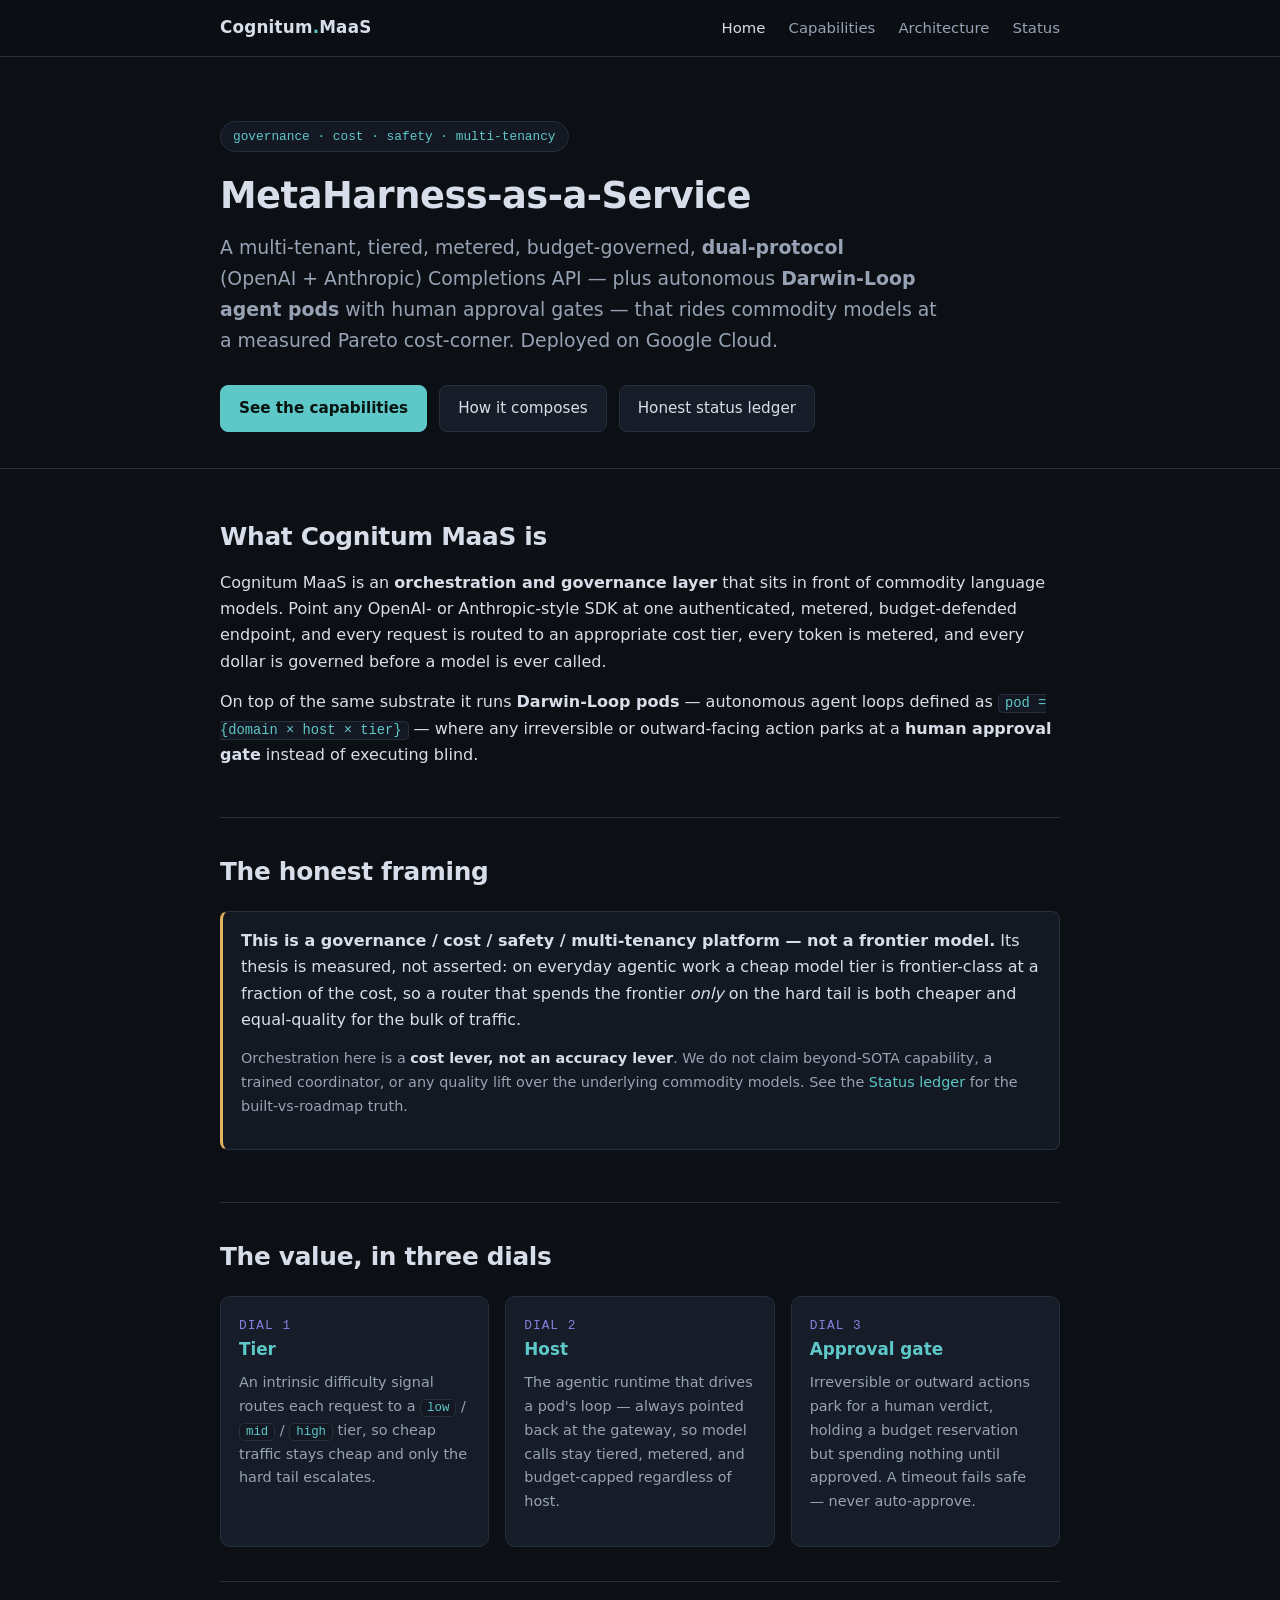
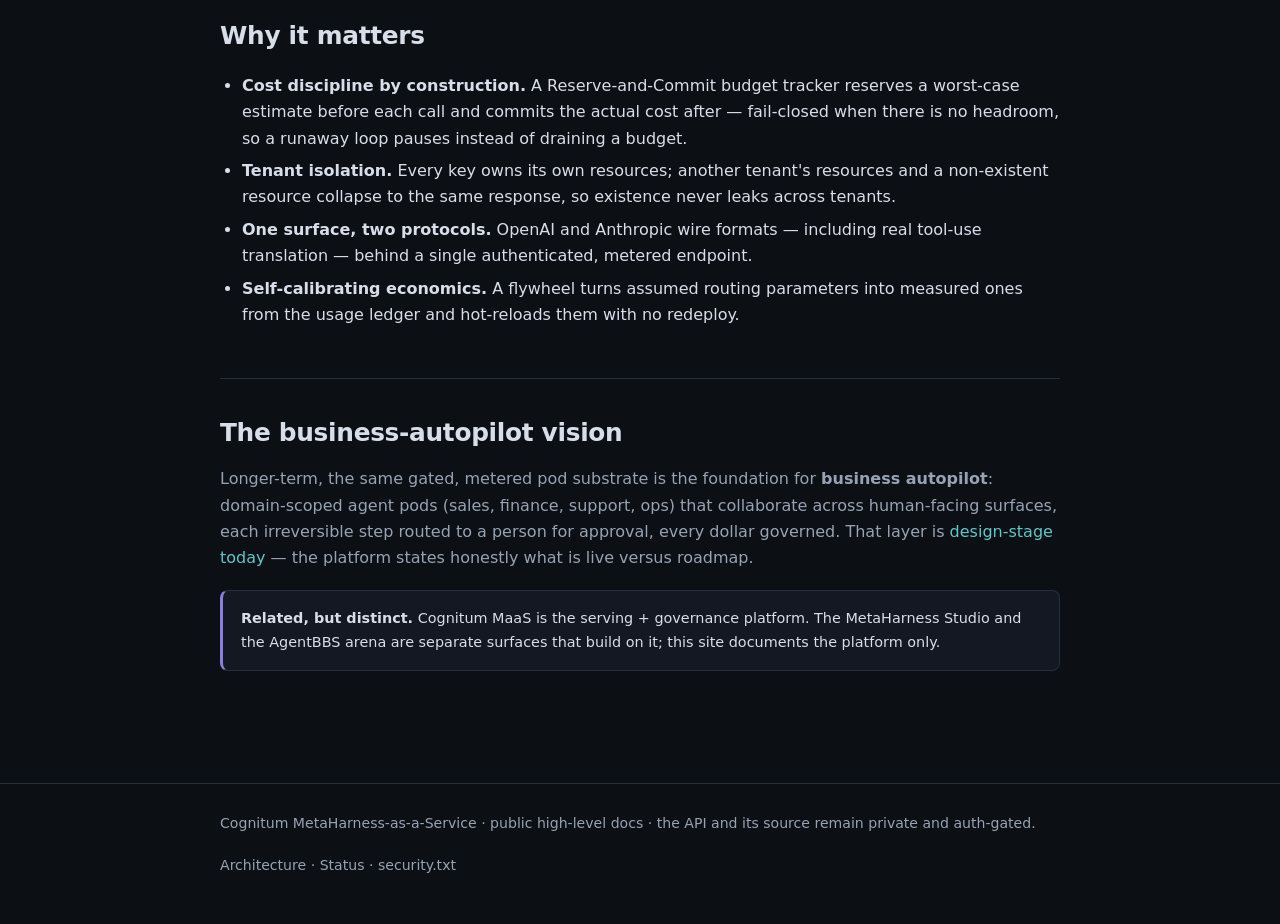
<file: index.html>
<!DOCTYPE html>
<html lang="en">
<head>
  <meta charset="utf-8">
  <meta name="viewport" content="width=device-width, initial-scale=1">
  <meta http-equiv="Content-Security-Policy" content="default-src 'self'; img-src 'self' data:; style-src 'self'; script-src 'none'; base-uri 'self'; form-action 'none'; object-src 'none'; frame-ancestors 'none'; upgrade-insecure-requests">
  <meta name="referrer" content="no-referrer">
  <meta http-equiv="X-Content-Type-Options" content="nosniff">
  <meta name="robots" content="index, follow">
  <meta name="description" content="Cognitum MetaHarness-as-a-Service — a multi-tenant, tiered, metered, budget-governed, dual-protocol Completions API plus autonomous Darwin-Loop agent pods with human approval gates. A governance / cost / safety platform on commodity models — not a frontier model.">
  <title>Cognitum MetaHarness-as-a-Service</title>
  <link rel="stylesheet" href="style.css">
</head>
<body>
  <header class="site">
    <div class="wrap">
      <span class="brand">Cognitum<span class="dot">.</span>MaaS</span>
      <nav class="site">
        <a href="index.html" class="active">Home</a>
        <a href="capabilities.html">Capabilities</a>
        <a href="architecture.html">Architecture</a>
        <a href="status.html">Status</a>
      </nav>
    </div>
  </header>

  <div class="hero">
    <div class="wrap">
      <span class="tagline">governance · cost · safety · multi-tenancy</span>
      <h1>MetaHarness-as-a-Service</h1>
      <p class="lede">A multi-tenant, tiered, metered, budget-governed, <strong>dual-protocol</strong>
        (OpenAI&nbsp;+&nbsp;Anthropic) Completions API — plus autonomous <strong>Darwin-Loop agent pods</strong>
        with human approval gates — that rides commodity models at a measured Pareto cost-corner.
        Deployed on Google Cloud.</p>
      <div class="cta">
        <a class="btn primary" href="capabilities.html">See the capabilities</a>
        <a class="btn" href="architecture.html">How it composes</a>
        <a class="btn" href="status.html">Honest status ledger</a>
      </div>
    </div>
  </div>

  <main>
    <div class="wrap">

      <section>
        <h2>What Cognitum MaaS is</h2>
        <p>Cognitum MaaS is an <strong>orchestration and governance layer</strong> that sits in front of
          commodity language models. Point any OpenAI- or Anthropic-style SDK at one authenticated,
          metered, budget-defended endpoint, and every request is routed to an appropriate cost tier,
          every token is metered, and every dollar is governed before a model is ever called.</p>
        <p>On top of the same substrate it runs <strong>Darwin-Loop pods</strong> — autonomous agent loops
          defined as <code class="inline">pod = {domain × host × tier}</code> — where any irreversible or
          outward-facing action parks at a <strong>human approval gate</strong> instead of executing blind.</p>
      </section>

      <section>
        <h2>The honest framing</h2>
        <div class="callout">
          <p><strong>This is a governance / cost / safety / multi-tenancy platform — not a frontier model.</strong>
            Its thesis is measured, not asserted: on everyday agentic work a cheap model tier is
            frontier-class at a fraction of the cost, so a router that spends the frontier <em>only</em> on the
            hard tail is both cheaper and equal-quality for the bulk of traffic.</p>
          <p class="small muted" style="margin-bottom:0">Orchestration here is a <strong>cost lever, not an
            accuracy lever</strong>. We do not claim beyond-SOTA capability, a trained coordinator, or any
            quality lift over the underlying commodity models. See the
            <a href="status.html">Status ledger</a> for the built-vs-roadmap truth.</p>
        </div>
      </section>

      <section>
        <h2>The value, in three dials</h2>
        <div class="grid">
          <div class="card">
            <div class="num">DIAL 1</div>
            <h3>Tier</h3>
            <p class="muted small">An intrinsic difficulty signal routes each request to a
              <code class="inline">low</code> / <code class="inline">mid</code> / <code class="inline">high</code>
              tier, so cheap traffic stays cheap and only the hard tail escalates.</p>
          </div>
          <div class="card">
            <div class="num">DIAL 2</div>
            <h3>Host</h3>
            <p class="muted small">The agentic runtime that drives a pod's loop — always pointed back at the
              gateway, so model calls stay tiered, metered, and budget-capped regardless of host.</p>
          </div>
          <div class="card">
            <div class="num">DIAL 3</div>
            <h3>Approval gate</h3>
            <p class="muted small">Irreversible or outward actions park for a human verdict, holding a budget
              reservation but spending nothing until approved. A timeout fails safe — never auto-approve.</p>
          </div>
        </div>
      </section>

      <section>
        <h2>Why it matters</h2>
        <ul>
          <li><strong>Cost discipline by construction.</strong> A Reserve-and-Commit budget tracker reserves a
            worst-case estimate before each call and commits the actual cost after — fail-closed when there is
            no headroom, so a runaway loop pauses instead of draining a budget.</li>
          <li><strong>Tenant isolation.</strong> Every key owns its own resources; another tenant's resources and
            a non-existent resource collapse to the same response, so existence never leaks across tenants.</li>
          <li><strong>One surface, two protocols.</strong> OpenAI and Anthropic wire formats — including real
            tool-use translation — behind a single authenticated, metered endpoint.</li>
          <li><strong>Self-calibrating economics.</strong> A flywheel turns assumed routing parameters into
            measured ones from the usage ledger and hot-reloads them with no redeploy.</li>
        </ul>
      </section>

      <section>
        <h2>The business-autopilot vision</h2>
        <p class="muted">Longer-term, the same gated, metered pod substrate is the foundation for
          <strong>business autopilot</strong>: domain-scoped agent pods (sales, finance, support, ops) that
          collaborate across human-facing surfaces, each irreversible step routed to a person for approval, every
          dollar governed. That layer is <a href="status.html">design-stage today</a> — the platform states
          honestly what is live versus roadmap.</p>
        <div class="callout info small">
          <strong>Related, but distinct.</strong> Cognitum MaaS is the serving + governance platform. The
          MetaHarness Studio and the AgentBBS arena are separate surfaces that build on it; this site documents
          the platform only.</div>
      </section>

    </div>
  </main>

  <footer class="site">
    <div class="wrap">
      <span>Cognitum MetaHarness-as-a-Service · public high-level docs · the API and its source remain private and auth-gated.</span>
      <span><a href="architecture.html">Architecture</a> · <a href="status.html">Status</a> · <a href="/.well-known/security.txt">security.txt</a></span>
    </div>
  </footer>
</body>
</html>
</file>
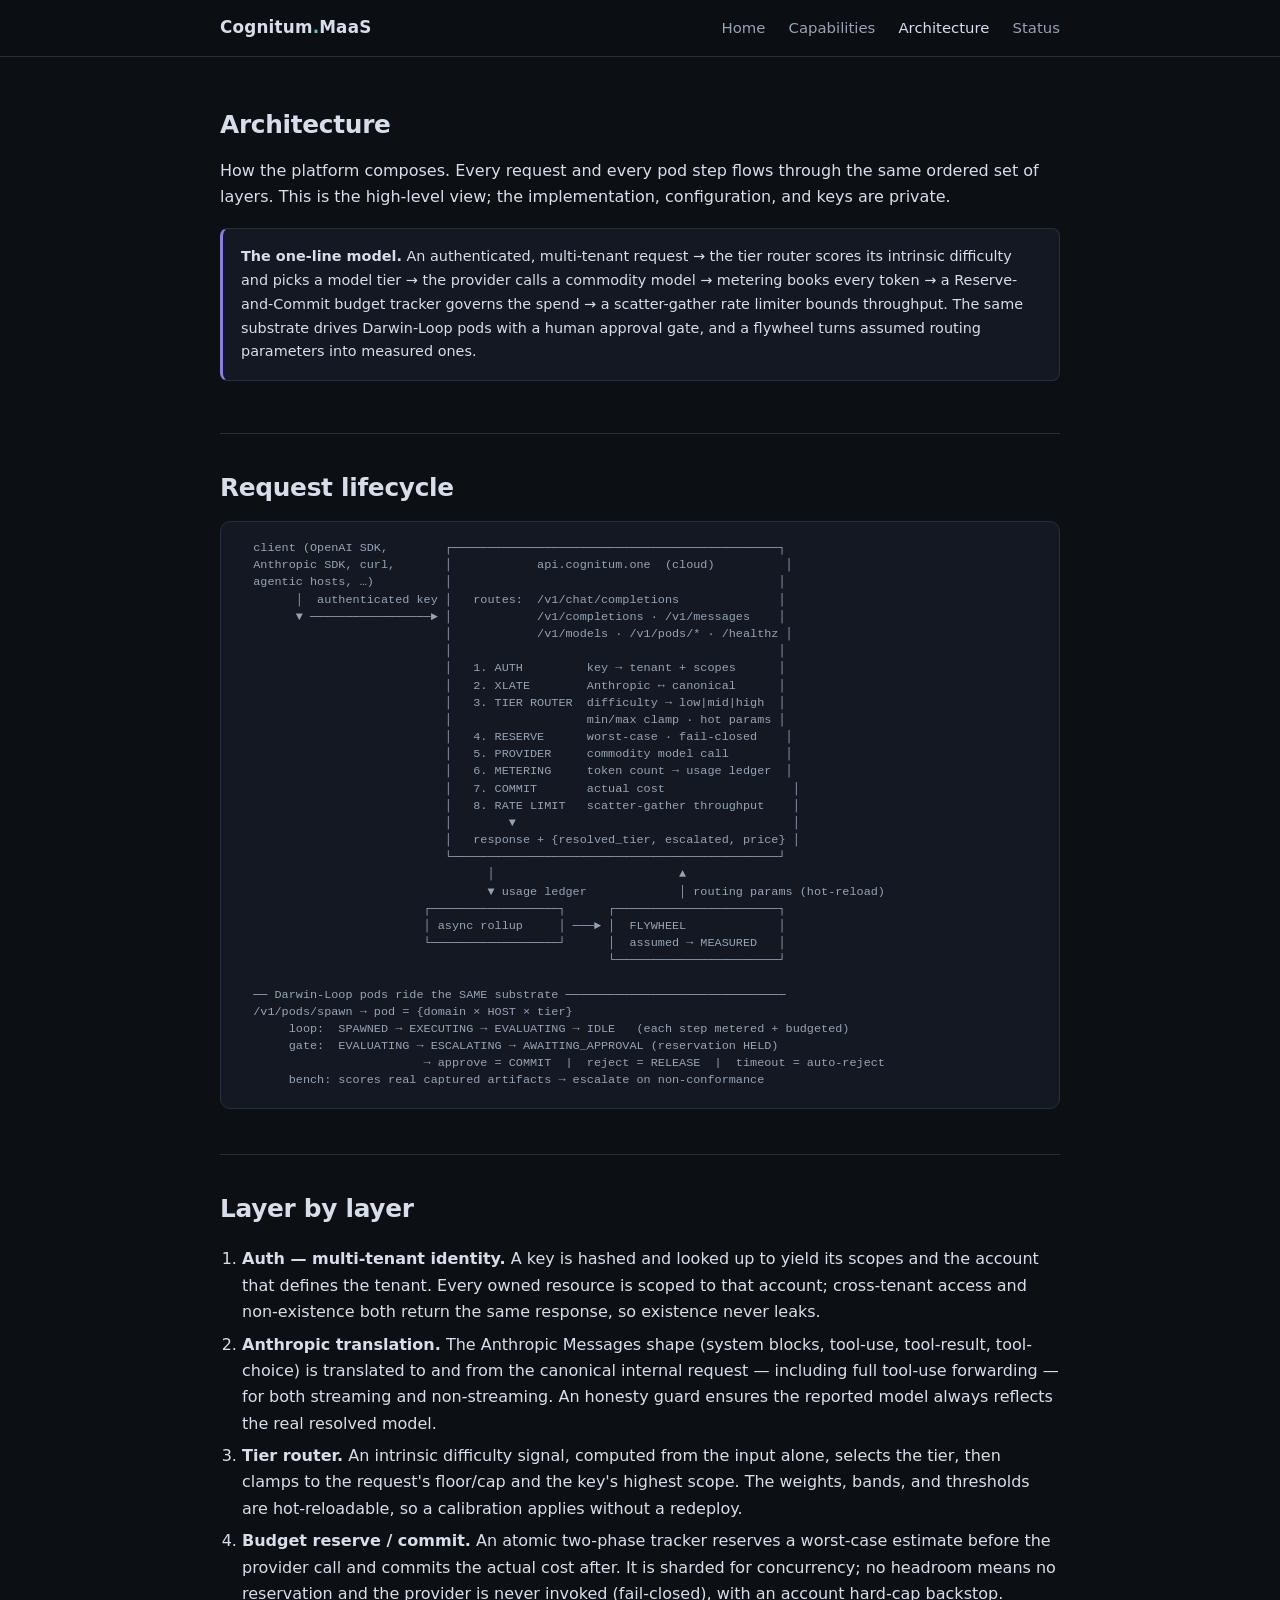
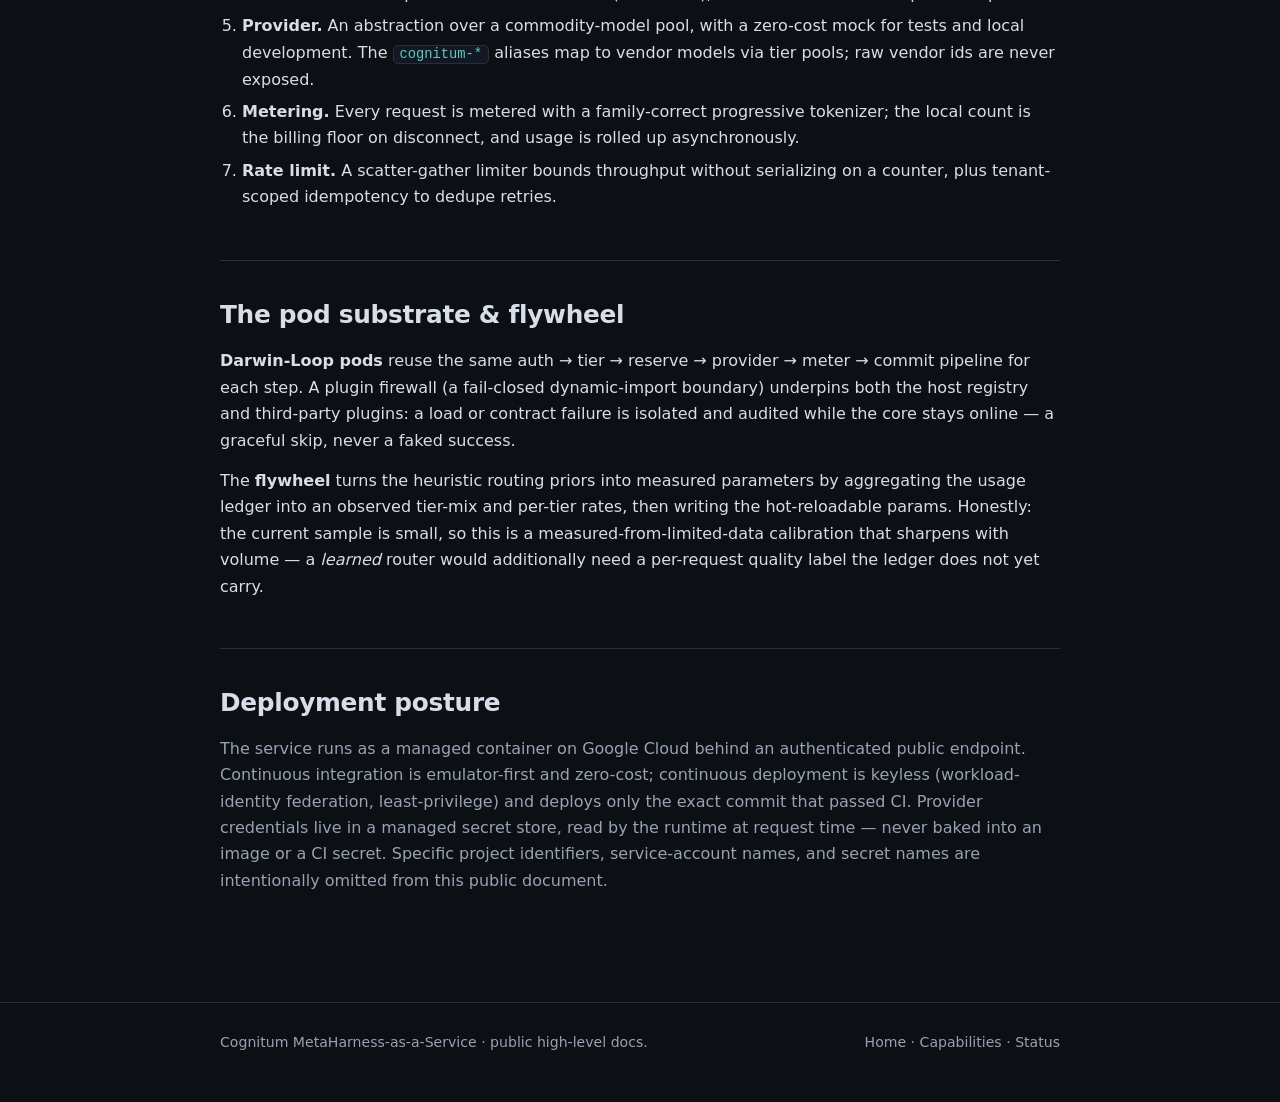
<file: architecture.html>
<!DOCTYPE html>
<html lang="en">
<head>
  <meta charset="utf-8">
  <meta name="viewport" content="width=device-width, initial-scale=1">
  <meta http-equiv="Content-Security-Policy" content="default-src 'self'; img-src 'self' data:; style-src 'self'; script-src 'none'; base-uri 'self'; form-action 'none'; object-src 'none'; frame-ancestors 'none'; upgrade-insecure-requests">
  <meta name="referrer" content="no-referrer">
  <meta http-equiv="X-Content-Type-Options" content="nosniff">
  <meta name="description" content="Cognitum MaaS architecture — the layered request pipeline (auth, tier router, budget reserve, provider, metering, commit, rate limit) and the Darwin-Loop pod substrate, at a high level.">
  <title>Architecture — Cognitum MaaS</title>
  <link rel="stylesheet" href="style.css">
</head>
<body>
  <header class="site">
    <div class="wrap">
      <span class="brand">Cognitum<span class="dot">.</span>MaaS</span>
      <nav class="site">
        <a href="index.html">Home</a>
        <a href="capabilities.html">Capabilities</a>
        <a href="architecture.html" class="active">Architecture</a>
        <a href="status.html">Status</a>
      </nav>
    </div>
  </header>

  <main>
    <div class="wrap">
      <section>
        <h2>Architecture</h2>
        <p>How the platform composes. Every request and every pod step flows through the same ordered set of
          layers. This is the high-level view; the implementation, configuration, and keys are private.</p>
        <div class="callout info small"><strong>The one-line model.</strong> An authenticated, multi-tenant
          request → the tier router scores its intrinsic difficulty and picks a model tier → the provider calls a
          commodity model → metering books every token → a Reserve-and-Commit budget tracker governs the spend →
          a scatter-gather rate limiter bounds throughput. The same substrate drives Darwin-Loop pods with a human
          approval gate, and a flywheel turns assumed routing parameters into measured ones.</div>
      </section>

      <section>
        <h2>Request lifecycle</h2>
<pre class="diagram">
  client (OpenAI SDK,        ┌──────────────────────────────────────────────┐
  Anthropic SDK, curl,       │            api.cognitum.one  (cloud)          │
  agentic hosts, …)          │                                              │
        │  authenticated key │   routes:  /v1/chat/completions              │
        ▼ ─────────────────► │            /v1/completions · /v1/messages    │
                             │            /v1/models · /v1/pods/* · /healthz │
                             │                                              │
                             │   1. AUTH         key → tenant + scopes      │
                             │   2. XLATE        Anthropic ↔ canonical      │
                             │   3. TIER ROUTER  difficulty → low|mid|high  │
                             │                   min/max clamp · hot params │
                             │   4. RESERVE      worst-case · fail-closed    │
                             │   5. PROVIDER     commodity model call        │
                             │   6. METERING     token count → usage ledger  │
                             │   7. COMMIT       actual cost                  │
                             │   8. RATE LIMIT   scatter-gather throughput    │
                             │        ▼                                       │
                             │   response + {resolved_tier, escalated, price} │
                             └──────────────────────────────────────────────┘
                                   │                          ▲
                                   ▼ usage ledger             │ routing params (hot-reload)
                          ┌──────────────────┐      ┌───────────────────────┐
                          │ async rollup     │ ───► │  FLYWHEEL             │
                          └──────────────────┘      │  assumed → MEASURED   │
                                                    └───────────────────────┘

  ── Darwin-Loop pods ride the SAME substrate ───────────────────────────────
  /v1/pods/spawn → pod = {domain × HOST × tier}
       loop:  SPAWNED → EXECUTING → EVALUATING → IDLE   (each step metered + budgeted)
       gate:  EVALUATING → ESCALATING → AWAITING_APPROVAL (reservation HELD)
                          → approve = COMMIT  |  reject = RELEASE  |  timeout = auto-reject
       bench: scores real captured artifacts → escalate on non-conformance
</pre>
      </section>

      <section>
        <h2>Layer by layer</h2>
        <ol>
          <li><strong>Auth — multi-tenant identity.</strong> A key is hashed and looked up to yield its scopes and
            the account that defines the tenant. Every owned resource is scoped to that account; cross-tenant
            access and non-existence both return the same response, so existence never leaks.</li>
          <li><strong>Anthropic translation.</strong> The Anthropic Messages shape (system blocks, tool-use,
            tool-result, tool-choice) is translated to and from the canonical internal request — including full
            tool-use forwarding — for both streaming and non-streaming. An honesty guard ensures the reported model
            always reflects the real resolved model.</li>
          <li><strong>Tier router.</strong> An intrinsic difficulty signal, computed from the input alone, selects
            the tier, then clamps to the request's floor/cap and the key's highest scope. The weights, bands, and
            thresholds are hot-reloadable, so a calibration applies without a redeploy.</li>
          <li><strong>Budget reserve / commit.</strong> An atomic two-phase tracker reserves a worst-case estimate
            before the provider call and commits the actual cost after. It is sharded for concurrency; no headroom
            means no reservation and the provider is never invoked (fail-closed), with an account hard-cap backstop.</li>
          <li><strong>Provider.</strong> An abstraction over a commodity-model pool, with a zero-cost mock for tests
            and local development. The <code class="inline">cognitum-*</code> aliases map to vendor models via tier
            pools; raw vendor ids are never exposed.</li>
          <li><strong>Metering.</strong> Every request is metered with a family-correct progressive tokenizer; the
            local count is the billing floor on disconnect, and usage is rolled up asynchronously.</li>
          <li><strong>Rate limit.</strong> A scatter-gather limiter bounds throughput without serializing on a
            counter, plus tenant-scoped idempotency to dedupe retries.</li>
        </ol>
      </section>

      <section>
        <h2>The pod substrate &amp; flywheel</h2>
        <p><strong>Darwin-Loop pods</strong> reuse the same auth → tier → reserve → provider → meter → commit
          pipeline for each step. A plugin firewall (a fail-closed dynamic-import boundary) underpins both the host
          registry and third-party plugins: a load or contract failure is isolated and audited while the core stays
          online — a graceful skip, never a faked success.</p>
        <p>The <strong>flywheel</strong> turns the heuristic routing priors into measured parameters by aggregating
          the usage ledger into an observed tier-mix and per-tier rates, then writing the hot-reloadable params.
          Honestly: the current sample is small, so this is a measured-from-limited-data calibration that sharpens
          with volume — a <em>learned</em> router would additionally need a per-request quality label the ledger
          does not yet carry.</p>
      </section>

      <section>
        <h2>Deployment posture</h2>
        <p class="muted">The service runs as a managed container on Google Cloud behind an authenticated public
          endpoint. Continuous integration is emulator-first and zero-cost; continuous deployment is keyless
          (workload-identity federation, least-privilege) and deploys only the exact commit that passed CI.
          Provider credentials live in a managed secret store, read by the runtime at request time — never baked
          into an image or a CI secret. Specific project identifiers, service-account names, and secret names are
          intentionally omitted from this public document.</p>
      </section>
    </div>
  </main>

  <footer class="site">
    <div class="wrap">
      <span>Cognitum MetaHarness-as-a-Service · public high-level docs.</span>
      <span><a href="index.html">Home</a> · <a href="capabilities.html">Capabilities</a> · <a href="status.html">Status</a></span>
    </div>
  </footer>
</body>
</html>
</file>
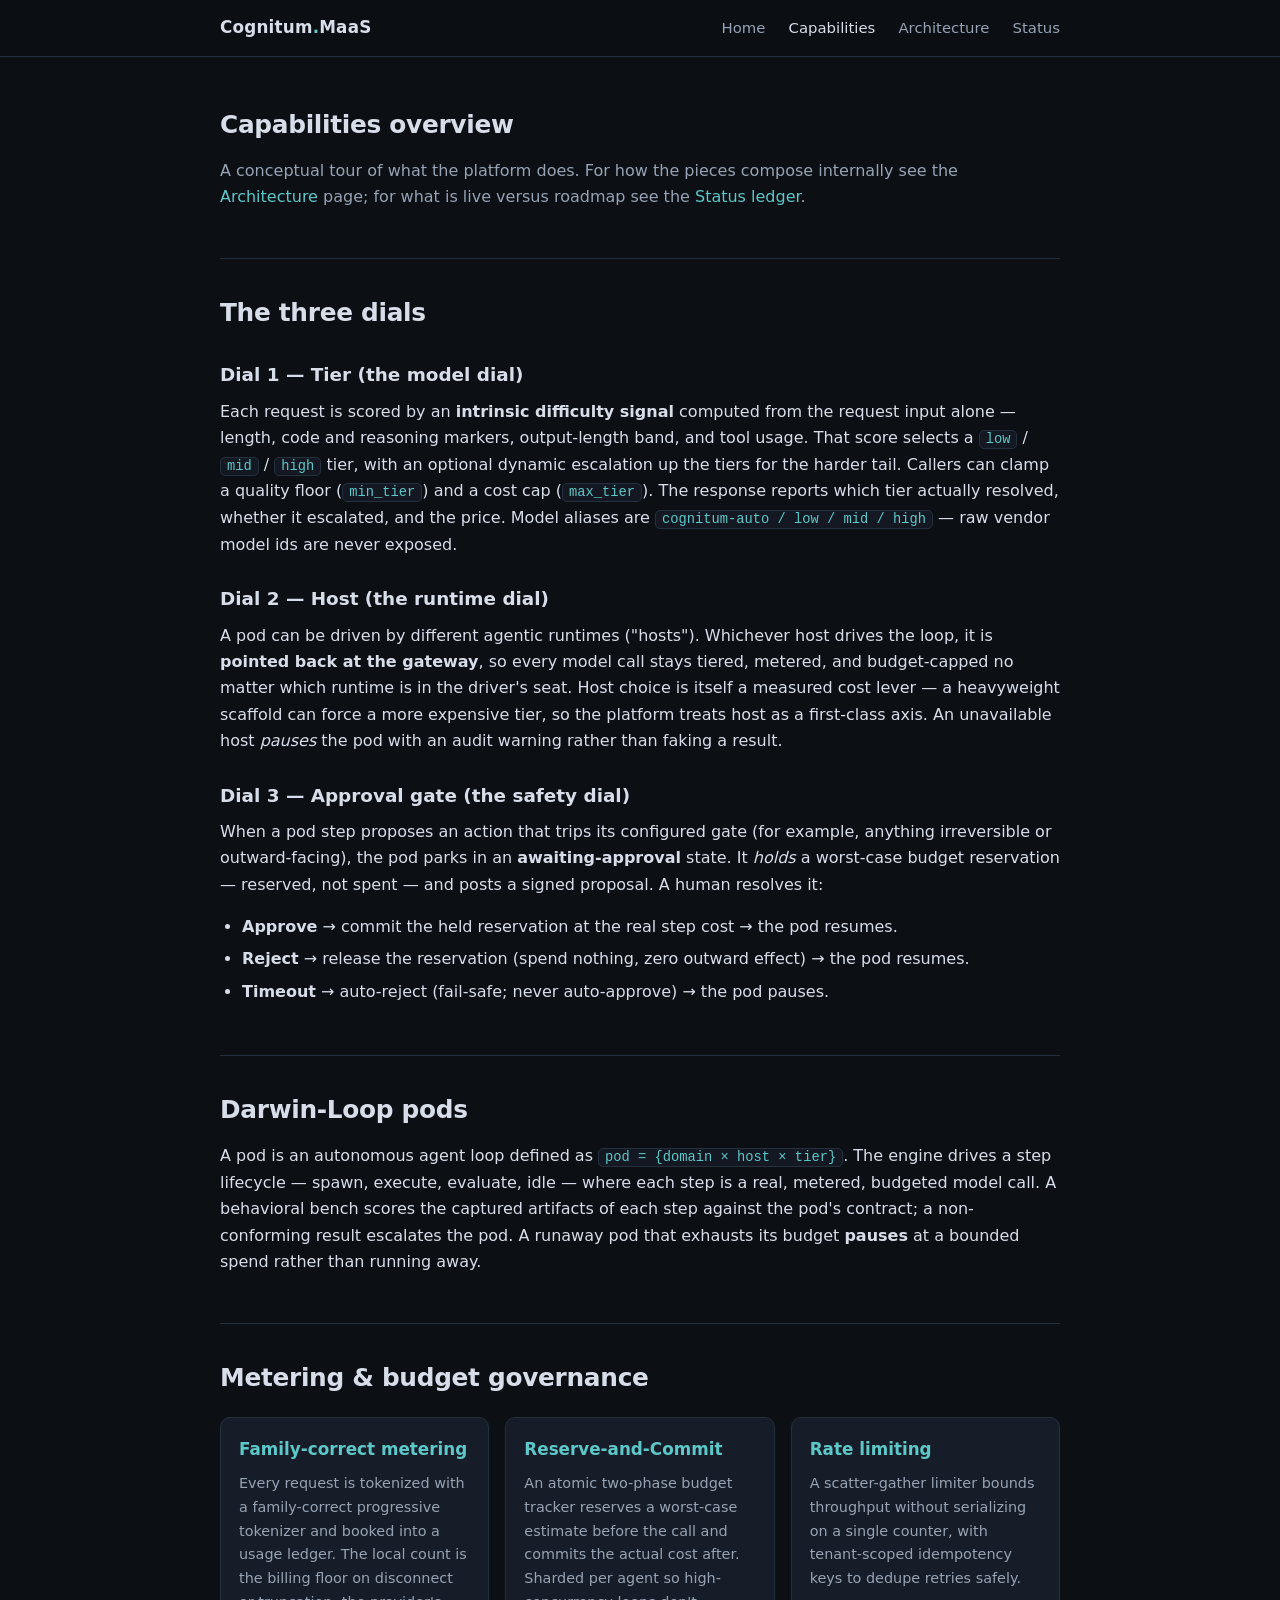
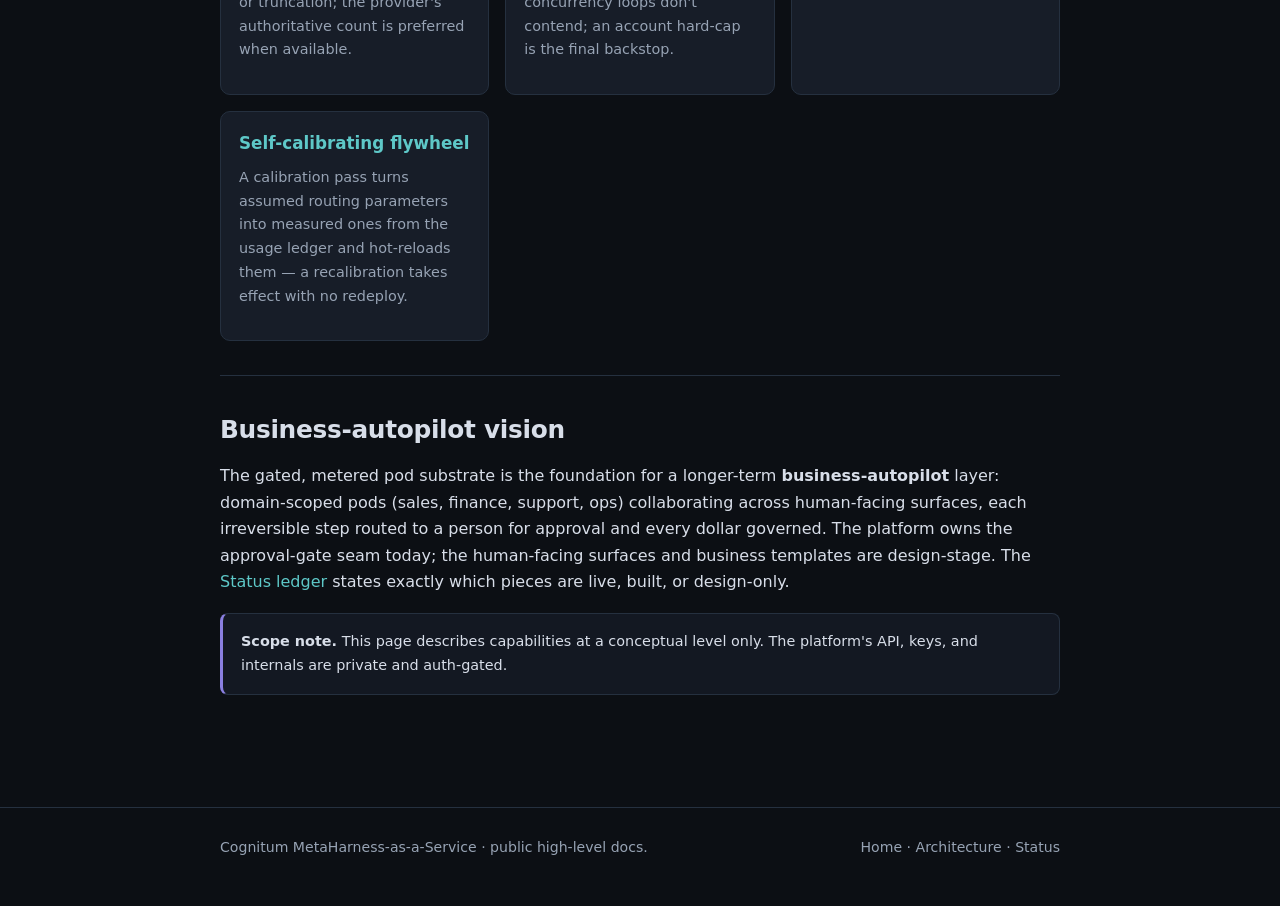
<file: capabilities.html>
<!DOCTYPE html>
<html lang="en">
<head>
  <meta charset="utf-8">
  <meta name="viewport" content="width=device-width, initial-scale=1">
  <meta http-equiv="Content-Security-Policy" content="default-src 'self'; img-src 'self' data:; style-src 'self'; script-src 'none'; base-uri 'self'; form-action 'none'; object-src 'none'; frame-ancestors 'none'; upgrade-insecure-requests">
  <meta name="referrer" content="no-referrer">
  <meta http-equiv="X-Content-Type-Options" content="nosniff">
  <meta name="description" content="Cognitum MaaS capabilities overview — the three dials (tier, host, approval gate), Darwin-Loop pods, metering and budget governance, and the business-autopilot vision, at a conceptual level.">
  <title>Capabilities — Cognitum MaaS</title>
  <link rel="stylesheet" href="style.css">
</head>
<body>
  <header class="site">
    <div class="wrap">
      <span class="brand">Cognitum<span class="dot">.</span>MaaS</span>
      <nav class="site">
        <a href="index.html">Home</a>
        <a href="capabilities.html" class="active">Capabilities</a>
        <a href="architecture.html">Architecture</a>
        <a href="status.html">Status</a>
      </nav>
    </div>
  </header>

  <main>
    <div class="wrap">
      <section>
        <h2>Capabilities overview</h2>
        <p class="muted">A conceptual tour of what the platform does. For how the pieces compose internally see
          the <a href="architecture.html">Architecture</a> page; for what is live versus roadmap see the
          <a href="status.html">Status ledger</a>.</p>
      </section>

      <section>
        <h2>The three dials</h2>

        <h3>Dial 1 — Tier (the model dial)</h3>
        <p>Each request is scored by an <strong>intrinsic difficulty signal</strong> computed from the request
          input alone — length, code and reasoning markers, output-length band, and tool usage. That score
          selects a <code class="inline">low</code> / <code class="inline">mid</code> /
          <code class="inline">high</code> tier, with an optional dynamic escalation up the tiers for the harder
          tail. Callers can clamp a quality floor (<code class="inline">min_tier</code>) and a cost cap
          (<code class="inline">max_tier</code>). The response reports which tier actually resolved, whether it
          escalated, and the price. Model aliases are <code class="inline">cognitum-auto / low / mid / high</code>
          — raw vendor model ids are never exposed.</p>

        <h3>Dial 2 — Host (the runtime dial)</h3>
        <p>A pod can be driven by different agentic runtimes ("hosts"). Whichever host drives the loop, it is
          <strong>pointed back at the gateway</strong>, so every model call stays tiered, metered, and
          budget-capped no matter which runtime is in the driver's seat. Host choice is itself a measured cost
          lever — a heavyweight scaffold can force a more expensive tier, so the platform treats host as a
          first-class axis. An unavailable host <em>pauses</em> the pod with an audit warning rather than faking
          a result.</p>

        <h3>Dial 3 — Approval gate (the safety dial)</h3>
        <p>When a pod step proposes an action that trips its configured gate (for example, anything irreversible
          or outward-facing), the pod parks in an <strong>awaiting-approval</strong> state. It <em>holds</em> a
          worst-case budget reservation — reserved, not spent — and posts a signed proposal. A human resolves it:</p>
        <ul>
          <li><strong>Approve</strong> → commit the held reservation at the real step cost → the pod resumes.</li>
          <li><strong>Reject</strong> → release the reservation (spend nothing, zero outward effect) → the pod resumes.</li>
          <li><strong>Timeout</strong> → auto-reject (fail-safe; never auto-approve) → the pod pauses.</li>
        </ul>
      </section>

      <section>
        <h2>Darwin-Loop pods</h2>
        <p>A pod is an autonomous agent loop defined as <code class="inline">pod = {domain × host × tier}</code>.
          The engine drives a step lifecycle — spawn, execute, evaluate, idle — where each step is a real,
          metered, budgeted model call. A behavioral bench scores the captured artifacts of each step against the
          pod's contract; a non-conforming result escalates the pod. A runaway pod that exhausts its budget
          <strong>pauses</strong> at a bounded spend rather than running away.</p>
      </section>

      <section>
        <h2>Metering &amp; budget governance</h2>
        <div class="grid">
          <div class="card">
            <h3>Family-correct metering</h3>
            <p class="muted small">Every request is tokenized with a family-correct progressive tokenizer and
              booked into a usage ledger. The local count is the billing floor on disconnect or truncation; the
              provider's authoritative count is preferred when available.</p>
          </div>
          <div class="card">
            <h3>Reserve-and-Commit</h3>
            <p class="muted small">An atomic two-phase budget tracker reserves a worst-case estimate before the
              call and commits the actual cost after. Sharded per agent so high-concurrency loops don't contend;
              an account hard-cap is the final backstop.</p>
          </div>
          <div class="card">
            <h3>Rate limiting</h3>
            <p class="muted small">A scatter-gather limiter bounds throughput without serializing on a single
              counter, with tenant-scoped idempotency keys to dedupe retries safely.</p>
          </div>
          <div class="card">
            <h3>Self-calibrating flywheel</h3>
            <p class="muted small">A calibration pass turns assumed routing parameters into measured ones from
              the usage ledger and hot-reloads them — a recalibration takes effect with no redeploy.</p>
          </div>
        </div>
      </section>

      <section>
        <h2>Business-autopilot vision</h2>
        <p>The gated, metered pod substrate is the foundation for a longer-term <strong>business-autopilot</strong>
          layer: domain-scoped pods (sales, finance, support, ops) collaborating across human-facing surfaces,
          each irreversible step routed to a person for approval and every dollar governed. The platform owns the
          approval-gate seam today; the human-facing surfaces and business templates are design-stage. The
          <a href="status.html">Status ledger</a> states exactly which pieces are live, built, or design-only.</p>
        <div class="callout info small"><strong>Scope note.</strong> This page describes capabilities at a
          conceptual level only. The platform's API, keys, and internals are private and auth-gated.</div>
      </section>
    </div>
  </main>

  <footer class="site">
    <div class="wrap">
      <span>Cognitum MetaHarness-as-a-Service · public high-level docs.</span>
      <span><a href="index.html">Home</a> · <a href="architecture.html">Architecture</a> · <a href="status.html">Status</a></span>
    </div>
  </footer>
</body>
</html>
</file>
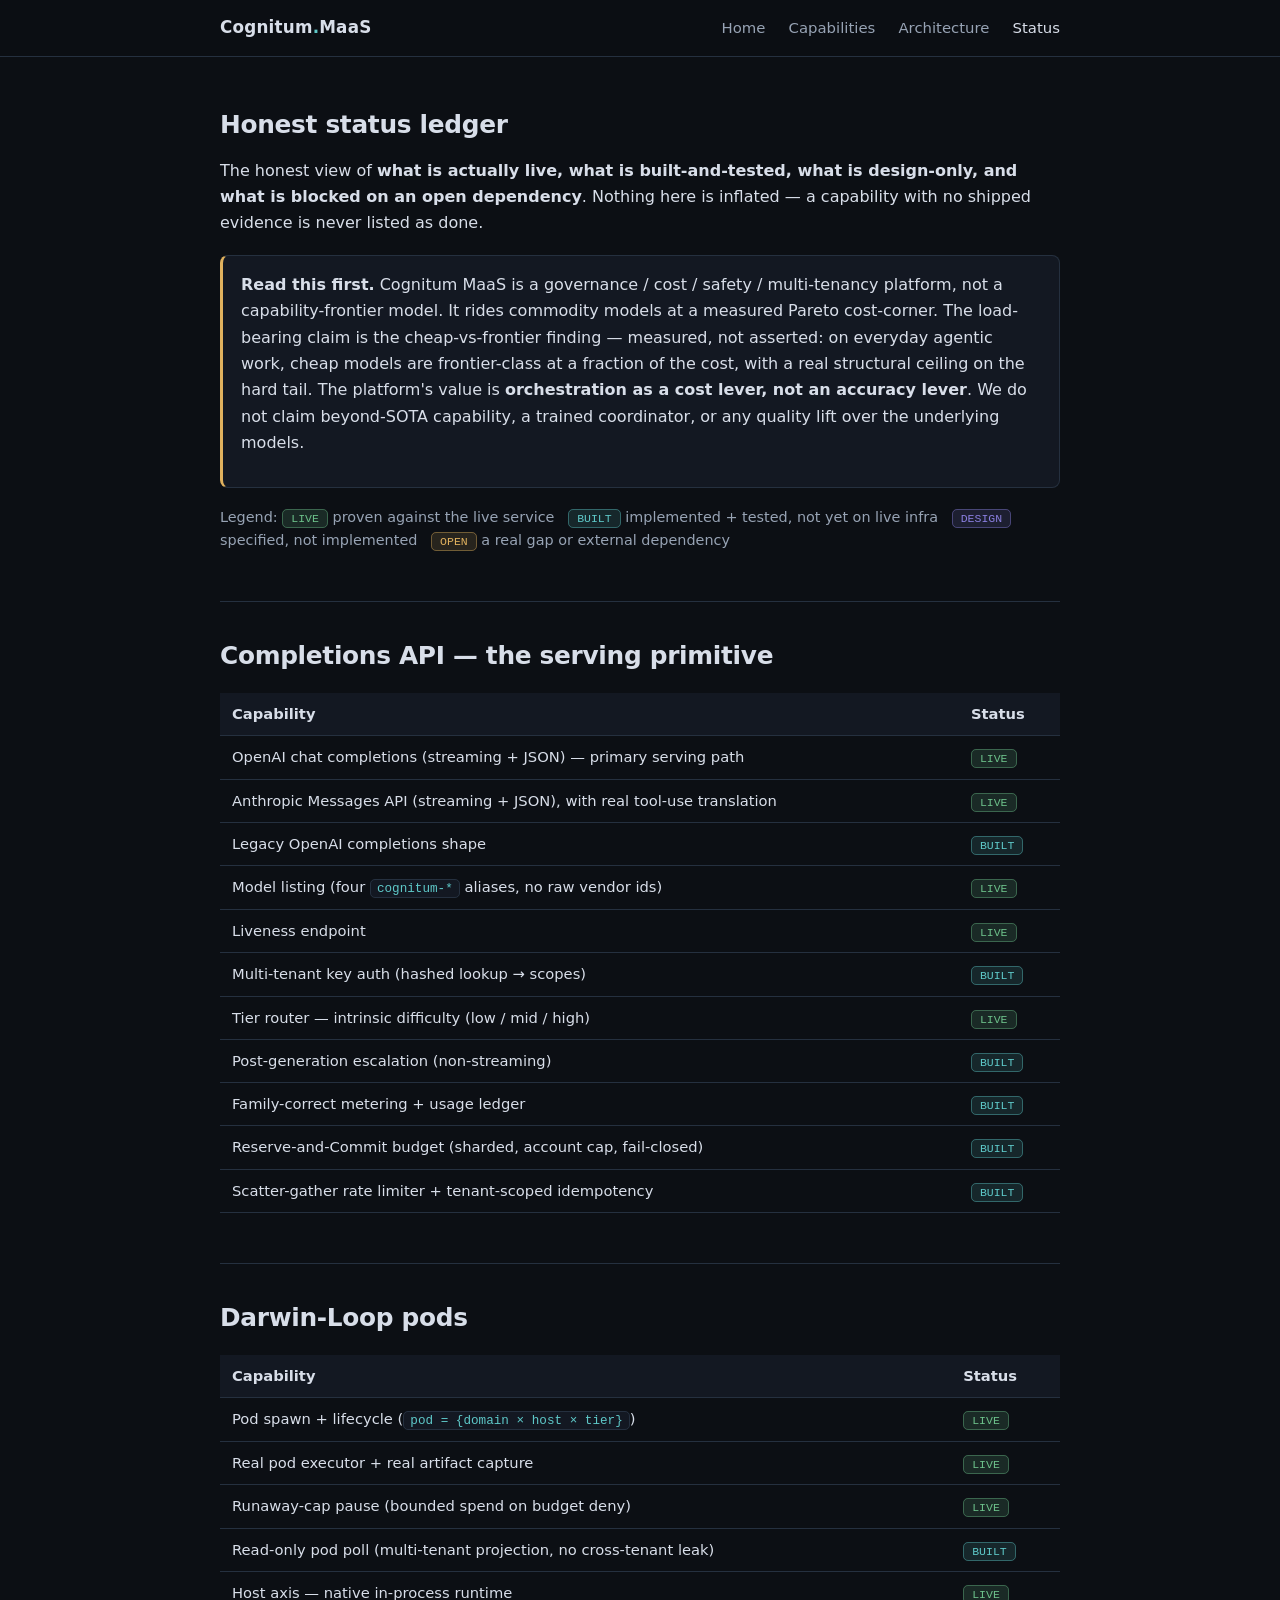
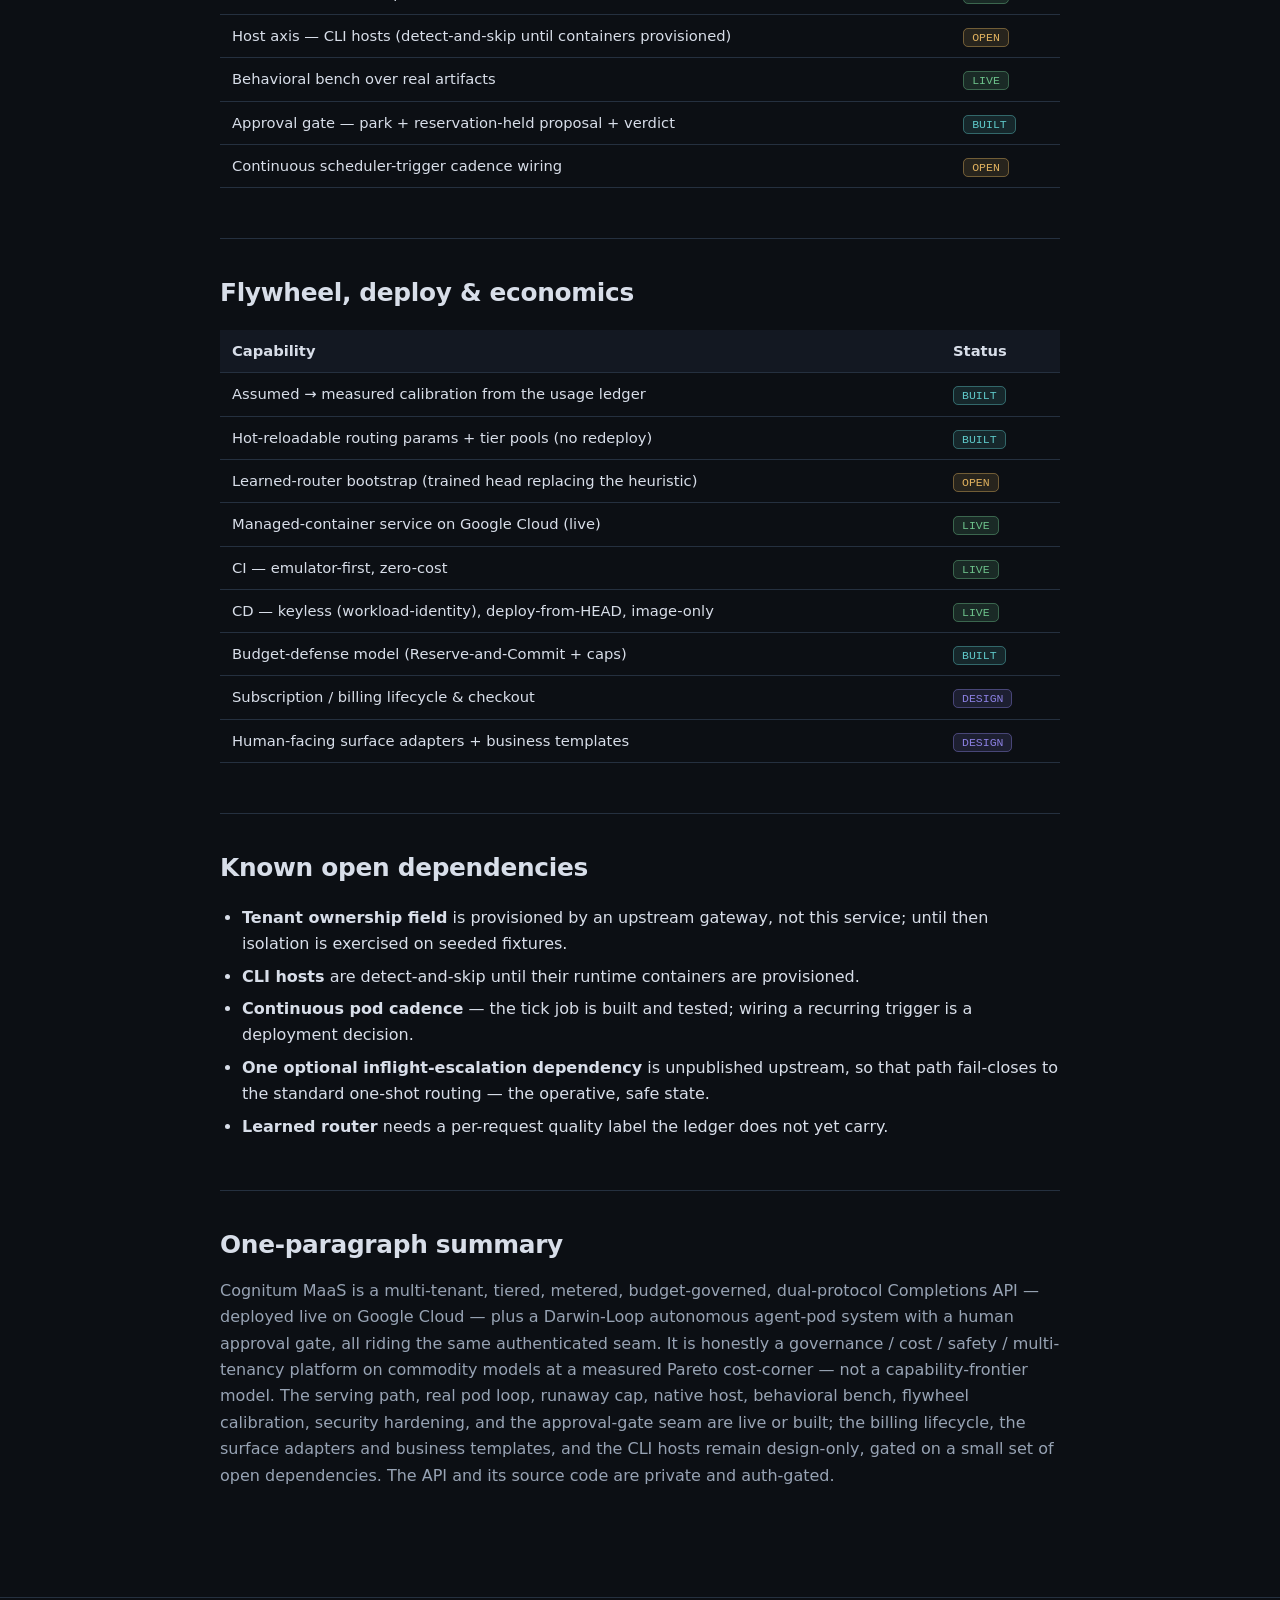
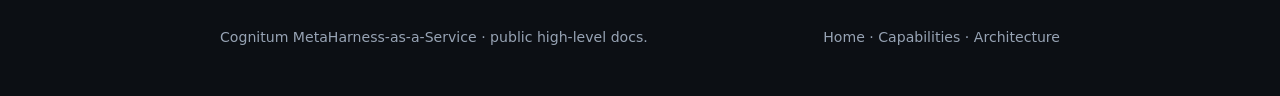
<file: status.html>
<!DOCTYPE html>
<html lang="en">
<head>
  <meta charset="utf-8">
  <meta name="viewport" content="width=device-width, initial-scale=1">
  <meta http-equiv="Content-Security-Policy" content="default-src 'self'; img-src 'self' data:; style-src 'self'; script-src 'none'; base-uri 'self'; form-action 'none'; object-src 'none'; frame-ancestors 'none'; upgrade-insecure-requests">
  <meta name="referrer" content="no-referrer">
  <meta http-equiv="X-Content-Type-Options" content="nosniff">
  <meta name="description" content="Cognitum MaaS honest status ledger — what is live, built-and-tested, design-only, and blocked on an open dependency. No capability is listed as done without shipped evidence.">
  <title>Status — Cognitum MaaS</title>
  <link rel="stylesheet" href="style.css">
</head>
<body>
  <header class="site">
    <div class="wrap">
      <span class="brand">Cognitum<span class="dot">.</span>MaaS</span>
      <nav class="site">
        <a href="index.html">Home</a>
        <a href="capabilities.html">Capabilities</a>
        <a href="architecture.html">Architecture</a>
        <a href="status.html" class="active">Status</a>
      </nav>
    </div>
  </header>

  <main>
    <div class="wrap">
      <section>
        <h2>Honest status ledger</h2>
        <p>The honest view of <strong>what is actually live, what is built-and-tested, what is design-only, and
          what is blocked on an open dependency</strong>. Nothing here is inflated — a capability with no shipped
          evidence is never listed as done.</p>
        <div class="callout">
          <p style="margin-bottom:0"><strong>Read this first.</strong> Cognitum MaaS is a governance / cost /
            safety / multi-tenancy platform, not a capability-frontier model. It rides commodity models at a
            measured Pareto cost-corner. The load-bearing claim is the cheap-vs-frontier finding — measured, not
            asserted: on everyday agentic work, cheap models are frontier-class at a fraction of the cost, with a
            real structural ceiling on the hard tail. The platform's value is <strong>orchestration as a cost
            lever, not an accuracy lever</strong>. We do not claim beyond-SOTA capability, a trained coordinator,
            or any quality lift over the underlying models.</p>
        </div>
        <p class="small muted">Legend:
          <span class="tag live">LIVE</span> proven against the live service &nbsp;
          <span class="tag built">BUILT</span> implemented + tested, not yet on live infra &nbsp;
          <span class="tag design">DESIGN</span> specified, not implemented &nbsp;
          <span class="tag open">OPEN</span> a real gap or external dependency
        </p>
      </section>

      <section>
        <h2>Completions API — the serving primitive</h2>
        <table>
          <tr><th>Capability</th><th>Status</th></tr>
          <tr><td>OpenAI chat completions (streaming + JSON) — primary serving path</td><td><span class="tag live">LIVE</span></td></tr>
          <tr><td>Anthropic Messages API (streaming + JSON), with real tool-use translation</td><td><span class="tag live">LIVE</span></td></tr>
          <tr><td>Legacy OpenAI completions shape</td><td><span class="tag built">BUILT</span></td></tr>
          <tr><td>Model listing (four <code class="inline">cognitum-*</code> aliases, no raw vendor ids)</td><td><span class="tag live">LIVE</span></td></tr>
          <tr><td>Liveness endpoint</td><td><span class="tag live">LIVE</span></td></tr>
          <tr><td>Multi-tenant key auth (hashed lookup → scopes)</td><td><span class="tag built">BUILT</span></td></tr>
          <tr><td>Tier router — intrinsic difficulty (low / mid / high)</td><td><span class="tag live">LIVE</span></td></tr>
          <tr><td>Post-generation escalation (non-streaming)</td><td><span class="tag built">BUILT</span></td></tr>
          <tr><td>Family-correct metering + usage ledger</td><td><span class="tag built">BUILT</span></td></tr>
          <tr><td>Reserve-and-Commit budget (sharded, account cap, fail-closed)</td><td><span class="tag built">BUILT</span></td></tr>
          <tr><td>Scatter-gather rate limiter + tenant-scoped idempotency</td><td><span class="tag built">BUILT</span></td></tr>
        </table>
      </section>

      <section>
        <h2>Darwin-Loop pods</h2>
        <table>
          <tr><th>Capability</th><th>Status</th></tr>
          <tr><td>Pod spawn + lifecycle (<code class="inline">pod = {domain × host × tier}</code>)</td><td><span class="tag live">LIVE</span></td></tr>
          <tr><td>Real pod executor + real artifact capture</td><td><span class="tag live">LIVE</span></td></tr>
          <tr><td>Runaway-cap pause (bounded spend on budget deny)</td><td><span class="tag live">LIVE</span></td></tr>
          <tr><td>Read-only pod poll (multi-tenant projection, no cross-tenant leak)</td><td><span class="tag built">BUILT</span></td></tr>
          <tr><td>Host axis — native in-process runtime</td><td><span class="tag live">LIVE</span></td></tr>
          <tr><td>Host axis — CLI hosts (detect-and-skip until containers provisioned)</td><td><span class="tag open">OPEN</span></td></tr>
          <tr><td>Behavioral bench over real artifacts</td><td><span class="tag live">LIVE</span></td></tr>
          <tr><td>Approval gate — park + reservation-held proposal + verdict</td><td><span class="tag built">BUILT</span></td></tr>
          <tr><td>Continuous scheduler-trigger cadence wiring</td><td><span class="tag open">OPEN</span></td></tr>
        </table>
      </section>

      <section>
        <h2>Flywheel, deploy &amp; economics</h2>
        <table>
          <tr><th>Capability</th><th>Status</th></tr>
          <tr><td>Assumed → measured calibration from the usage ledger</td><td><span class="tag built">BUILT</span></td></tr>
          <tr><td>Hot-reloadable routing params + tier pools (no redeploy)</td><td><span class="tag built">BUILT</span></td></tr>
          <tr><td>Learned-router bootstrap (trained head replacing the heuristic)</td><td><span class="tag open">OPEN</span></td></tr>
          <tr><td>Managed-container service on Google Cloud (live)</td><td><span class="tag live">LIVE</span></td></tr>
          <tr><td>CI — emulator-first, zero-cost</td><td><span class="tag live">LIVE</span></td></tr>
          <tr><td>CD — keyless (workload-identity), deploy-from-HEAD, image-only</td><td><span class="tag live">LIVE</span></td></tr>
          <tr><td>Budget-defense model (Reserve-and-Commit + caps)</td><td><span class="tag built">BUILT</span></td></tr>
          <tr><td>Subscription / billing lifecycle &amp; checkout</td><td><span class="tag design">DESIGN</span></td></tr>
          <tr><td>Human-facing surface adapters + business templates</td><td><span class="tag design">DESIGN</span></td></tr>
        </table>
      </section>

      <section>
        <h2>Known open dependencies</h2>
        <ul>
          <li><strong>Tenant ownership field</strong> is provisioned by an upstream gateway, not this service; until
            then isolation is exercised on seeded fixtures.</li>
          <li><strong>CLI hosts</strong> are detect-and-skip until their runtime containers are provisioned.</li>
          <li><strong>Continuous pod cadence</strong> — the tick job is built and tested; wiring a recurring trigger
            is a deployment decision.</li>
          <li><strong>One optional inflight-escalation dependency</strong> is unpublished upstream, so that path
            fail-closes to the standard one-shot routing — the operative, safe state.</li>
          <li><strong>Learned router</strong> needs a per-request quality label the ledger does not yet carry.</li>
        </ul>
      </section>

      <section>
        <h2>One-paragraph summary</h2>
        <p class="muted">Cognitum MaaS is a multi-tenant, tiered, metered, budget-governed, dual-protocol
          Completions API — deployed live on Google Cloud — plus a Darwin-Loop autonomous agent-pod system with a
          human approval gate, all riding the same authenticated seam. It is honestly a governance / cost / safety /
          multi-tenancy platform on commodity models at a measured Pareto cost-corner — not a capability-frontier
          model. The serving path, real pod loop, runaway cap, native host, behavioral bench, flywheel calibration,
          security hardening, and the approval-gate seam are live or built; the billing lifecycle, the surface
          adapters and business templates, and the CLI hosts remain design-only, gated on a small set of open
          dependencies. The API and its source code are private and auth-gated.</p>
      </section>
    </div>
  </main>

  <footer class="site">
    <div class="wrap">
      <span>Cognitum MetaHarness-as-a-Service · public high-level docs.</span>
      <span><a href="index.html">Home</a> · <a href="capabilities.html">Capabilities</a> · <a href="architecture.html">Architecture</a></span>
    </div>
  </footer>
</body>
</html>
</file>
<file: style.css>
/* Cognitum MaaS public docs — self-contained, no external fonts/CDNs. */
:root {
  --bg: #0c0f14;
  --bg-soft: #131822;
  --panel: #171d28;
  --border: #25303f;
  --fg: #d8dee9;
  --fg-soft: #97a3b4;
  --accent: #5ec8c8;
  --accent-2: #8a7fe0;
  --warn: #e0b15e;
  --ok: #6cc08a;
  --mono: ui-monospace, "SF Mono", "Cascadia Code", "Roboto Mono", Menlo, Consolas, monospace;
  --sans: system-ui, -apple-system, "Segoe UI", Roboto, Helvetica, Arial, sans-serif;
}

* { box-sizing: border-box; }

html { scroll-behavior: smooth; }

body {
  margin: 0;
  background: var(--bg);
  color: var(--fg);
  font-family: var(--sans);
  line-height: 1.65;
  font-size: 16px;
}

a { color: var(--accent); text-decoration: none; }
a:hover { text-decoration: underline; }

.wrap { max-width: 880px; margin: 0 auto; padding: 0 20px; }

/* ---- nav ---- */
header.site {
  border-bottom: 1px solid var(--border);
  background: rgba(12, 15, 20, 0.92);
  position: sticky; top: 0; z-index: 10;
  backdrop-filter: blur(6px);
}
header.site .wrap {
  display: flex; align-items: center; justify-content: space-between;
  padding-top: 14px; padding-bottom: 14px; gap: 16px; flex-wrap: wrap;
}
.brand { font-weight: 700; letter-spacing: 0.2px; color: var(--fg); font-size: 1.05rem; }
.brand .dot { color: var(--accent); }
nav.site a {
  color: var(--fg-soft); margin-left: 18px; font-size: 0.93rem;
}
nav.site a:hover, nav.site a.active { color: var(--fg); text-decoration: none; }

/* ---- hero ---- */
.hero { padding: 64px 0 36px; border-bottom: 1px solid var(--border); }
.hero h1 { font-size: 2.3rem; line-height: 1.2; margin: 0 0 14px; letter-spacing: -0.5px; }
.hero .lede { font-size: 1.18rem; color: var(--fg-soft); max-width: 720px; }
.tagline { display: inline-block; font-family: var(--mono); font-size: 0.8rem;
  color: var(--accent); border: 1px solid var(--border); border-radius: 999px;
  padding: 4px 12px; margin-bottom: 22px; background: var(--bg-soft); }

.cta { margin-top: 28px; display: flex; gap: 12px; flex-wrap: wrap; }
.btn {
  display: inline-block; padding: 10px 18px; border-radius: 8px;
  border: 1px solid var(--border); color: var(--fg); font-size: 0.95rem;
  background: var(--panel);
}
.btn:hover { border-color: var(--accent); text-decoration: none; }
.btn.primary { background: var(--accent); color: #07130f; border-color: var(--accent); font-weight: 600; }
.btn.primary:hover { filter: brightness(1.08); }

/* ---- sections ---- */
main { padding: 14px 0 60px; }
section { padding: 34px 0; border-bottom: 1px solid var(--border); }
section:last-child { border-bottom: none; }
h2 { font-size: 1.55rem; margin: 0 0 12px; letter-spacing: -0.3px; }
h3 { font-size: 1.15rem; margin: 26px 0 8px; }
p { margin: 0 0 14px; }
ul, ol { padding-left: 22px; }
li { margin: 6px 0; }
.muted { color: var(--fg-soft); }
.small { font-size: 0.9rem; }

/* ---- honest callout ---- */
.callout {
  border: 1px solid var(--border); border-left: 3px solid var(--warn);
  background: var(--bg-soft); border-radius: 8px; padding: 16px 18px; margin: 18px 0;
}
.callout.good { border-left-color: var(--ok); }
.callout.info { border-left-color: var(--accent-2); }
.callout strong { color: var(--fg); }

/* ---- cards ---- */
.grid { display: grid; grid-template-columns: repeat(auto-fit, minmax(240px, 1fr)); gap: 16px; margin-top: 18px; }
.card { border: 1px solid var(--border); background: var(--panel); border-radius: 10px; padding: 18px; }
.card h3 { margin-top: 0; color: var(--accent); font-size: 1.05rem; }
.card .num { font-family: var(--mono); color: var(--accent-2); font-size: 0.8rem; letter-spacing: 1px; }

/* ---- tables ---- */
table { width: 100%; border-collapse: collapse; margin: 16px 0; font-size: 0.92rem; }
th, td { text-align: left; padding: 9px 12px; border-bottom: 1px solid var(--border); vertical-align: top; }
th { color: var(--fg); font-weight: 600; background: var(--bg-soft); }
td.muted { color: var(--fg-soft); }

.tag { font-family: var(--mono); font-size: 0.72rem; padding: 2px 8px; border-radius: 5px; white-space: nowrap; }
.tag.live { background: rgba(108,192,138,0.15); color: var(--ok); border: 1px solid rgba(108,192,138,0.4); }
.tag.built { background: rgba(94,200,200,0.13); color: var(--accent); border: 1px solid rgba(94,200,200,0.4); }
.tag.design { background: rgba(138,127,224,0.14); color: var(--accent-2); border: 1px solid rgba(138,127,224,0.4); }
.tag.open { background: rgba(224,177,94,0.13); color: var(--warn); border: 1px solid rgba(224,177,94,0.4); }

/* ---- diagram ---- */
pre.diagram {
  font-family: var(--mono); font-size: 0.74rem; line-height: 1.45;
  background: var(--bg-soft); border: 1px solid var(--border); border-radius: 10px;
  padding: 18px; overflow-x: auto; color: var(--fg-soft);
}
code.inline { font-family: var(--mono); font-size: 0.86em; background: var(--bg-soft);
  border: 1px solid var(--border); border-radius: 5px; padding: 1px 6px; color: var(--accent); }

/* ---- footer ---- */
footer.site { border-top: 1px solid var(--border); padding: 28px 0 48px; color: var(--fg-soft); font-size: 0.88rem; }
footer.site .wrap { display: flex; justify-content: space-between; gap: 18px; flex-wrap: wrap; }
footer.site a { color: var(--fg-soft); }
footer.site a:hover { color: var(--fg); }

@media (max-width: 640px) {
  .hero h1 { font-size: 1.8rem; }
  .hero { padding: 44px 0 28px; }
}
</file>
